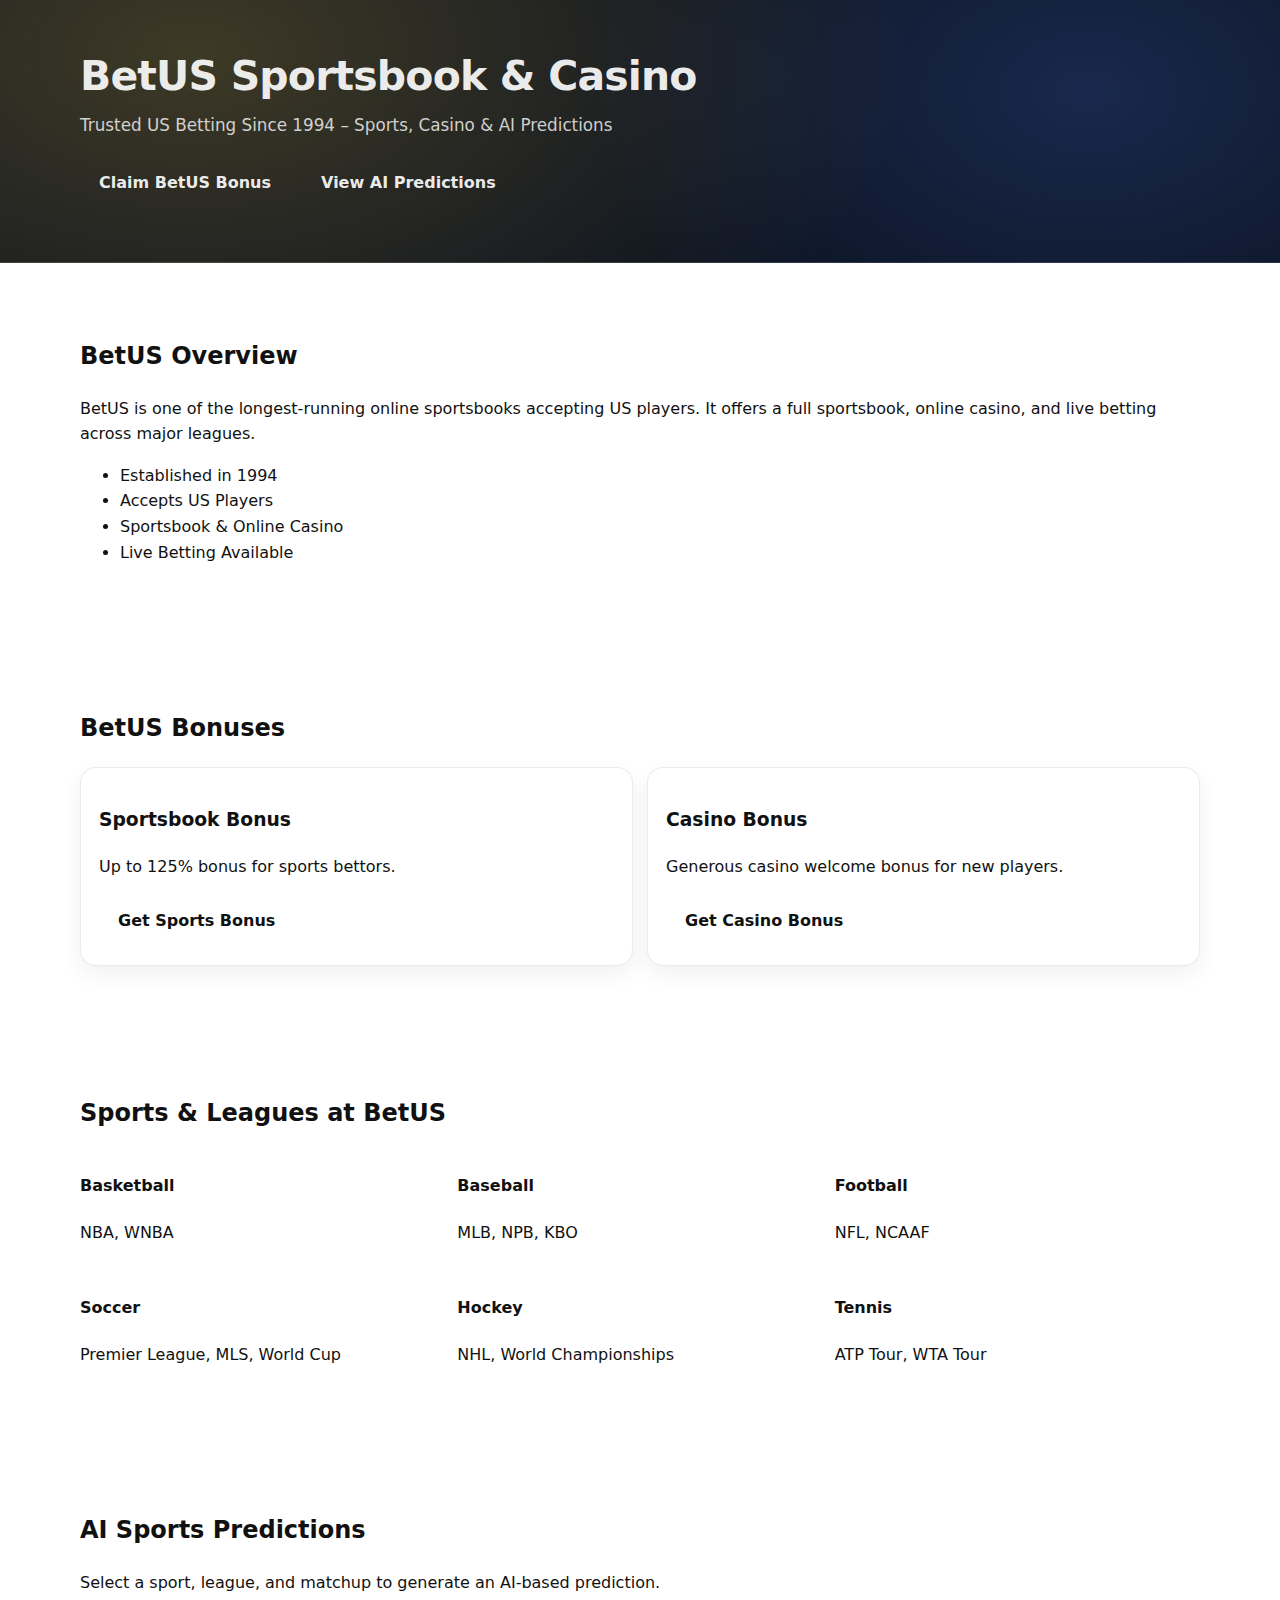
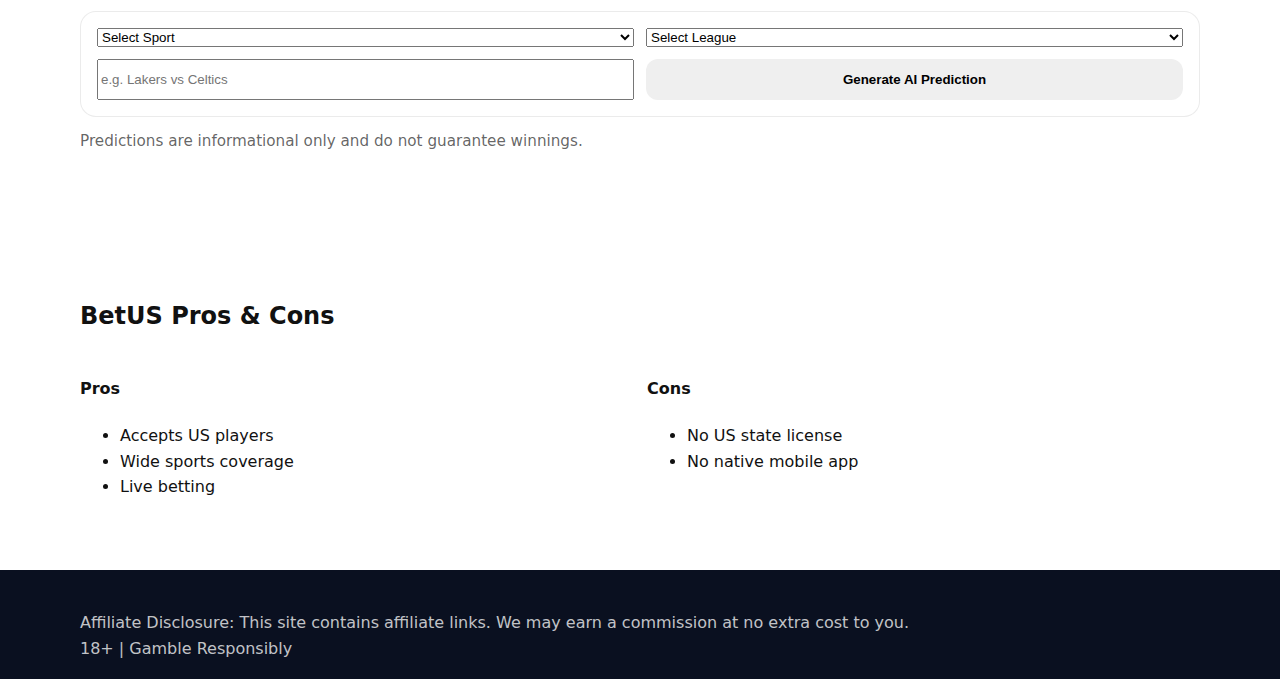
<file: index.html>
<!DOCTYPE html>
<html lang="en-US">
<head>
  <meta charset="UTF-8" />
  <meta name="viewport" content="width=device-width, initial-scale=1.0" />

  <title>BetUS Review 2025 | Sportsbook, Casino & AI Predictions</title>
  <meta name="description" content="BetUS Sportsbook & Casino review for US players. Bonuses, supported sports, and AI-powered betting predictions." />

  <link rel="stylesheet" href="css/style.css" />
</head>

<body>

  <!-- HERO -->
  <header class="hero">
    <div class="container">
      <h1>BetUS Sportsbook & Casino</h1>
      <p class="subtitle">
        Trusted US Betting Since 1994 – Sports, Casino & AI Predictions
      </p>

      <div class="cta-group">
        <a href="YOUR_AFFILIATE_LINK" class="btn primary">Claim BetUS Bonus</a>
        <a href="#ai-predictions" class="btn secondary">View AI Predictions</a>
      </div>
    </div>
  </header>

  <!-- OVERVIEW -->
  <section class="section">
    <div class="container">
      <h2>BetUS Overview</h2>
      <p>
        BetUS is one of the longest-running online sportsbooks accepting US players.
        It offers a full sportsbook, online casino, and live betting across major leagues.
      </p>

      <ul class="features">
        <li>Established in 1994</li>
        <li>Accepts US Players</li>
        <li>Sportsbook & Online Casino</li>
        <li>Live Betting Available</li>
      </ul>
    </div>
  </section>

  <!-- BONUSES -->
  <section class="section alt">
    <div class="container">
      <h2>BetUS Bonuses</h2>

      <div class="cards">
        <div class="card">
          <h3>Sportsbook Bonus</h3>
          <p>Up to 125% bonus for sports bettors.</p>
          <a href="YOUR_AFFILIATE_LINK" class="btn primary">Get Sports Bonus</a>
        </div>

        <div class="card">
          <h3>Casino Bonus</h3>
          <p>Generous casino welcome bonus for new players.</p>
          <a href="YOUR_AFFILIATE_LINK" class="btn primary">Get Casino Bonus</a>
        </div>
      </div>
    </div>
  </section>

  <!-- SPORTS -->
  <section class="section">
    <div class="container">
      <h2>Sports & Leagues at BetUS</h2>

      <div class="sports-grid">
        <div>
          <h4>Basketball</h4>
          <p>NBA, WNBA</p>
        </div>
        <div>
          <h4>Baseball</h4>
          <p>MLB, NPB, KBO</p>
        </div>
        <div>
          <h4>Football</h4>
          <p>NFL, NCAAF</p>
        </div>
        <div>
          <h4>Soccer</h4>
          <p>Premier League, MLS, World Cup</p>
        </div>
        <div>
          <h4>Hockey</h4>
          <p>NHL, World Championships</p>
        </div>
        <div>
          <h4>Tennis</h4>
          <p>ATP Tour, WTA Tour</p>
        </div>
      </div>
    </div>
  </section>

 <!-- AI PREDICTIONS -->
<section id="ai-predictions" class="section alt">
  <div class="container">
    <h2>AI Sports Predictions</h2>
    <p>Select a sport, league, and matchup to generate an AI-based prediction.</p>

    <!-- AI FORM -->
    <form id="aiForm" class="ai-form">

      <select id="sport">
        <option value="">Select Sport</option>
        <option>Basketball</option>
        <option>Baseball</option>
        <option>Cricket</option>
        <option>Football</option>
        <option>Golf</option>
        <option>Hockey</option>
        <option>MMA</option>
        <option>Motorsport</option>
        <option>Soccer</option>
        <option>Tennis</option>
      </select>

      <select id="league">
        <option value="">Select League</option>
      </select>

      <input
        id="matchup"
        type="text"
        placeholder="e.g. Lakers vs Celtics"
      />

      <button type="submit" class="btn primary">
        Generate AI Prediction
      </button>
    </form>

    <!-- AI RESULT -->
    <div id="aiResult" class="ai-result" style="display:none;"></div>

    <p class="disclaimer">
      Predictions are informational only and do not guarantee winnings.
    </p>
  </div>
</section>

  <!-- PROS & CONS -->
  <section class="section">
    <div class="container">
      <h2>BetUS Pros & Cons</h2>

      <div class="pros-cons">
        <div>
          <h4>Pros</h4>
          <ul>
            <li>Accepts US players</li>
            <li>Wide sports coverage</li>
            <li>Live betting</li>
          </ul>
        </div>

        <div>
          <h4>Cons</h4>
          <ul>
            <li>No US state license</li>
            <li>No native mobile app</li>
          </ul>
        </div>
      </div>
    </div>
  </section>

  <!-- FOOTER -->
  <footer class="footer">
    <div class="container">
      <p>
        Affiliate Disclosure: This site contains affiliate links. We may earn a commission at no extra cost to you.
      </p>
      <p>18+ | Gamble Responsibly</p>
    </div>
  </footer>

  <script src="js/main.js"></script>
</body>
</html>
</file>
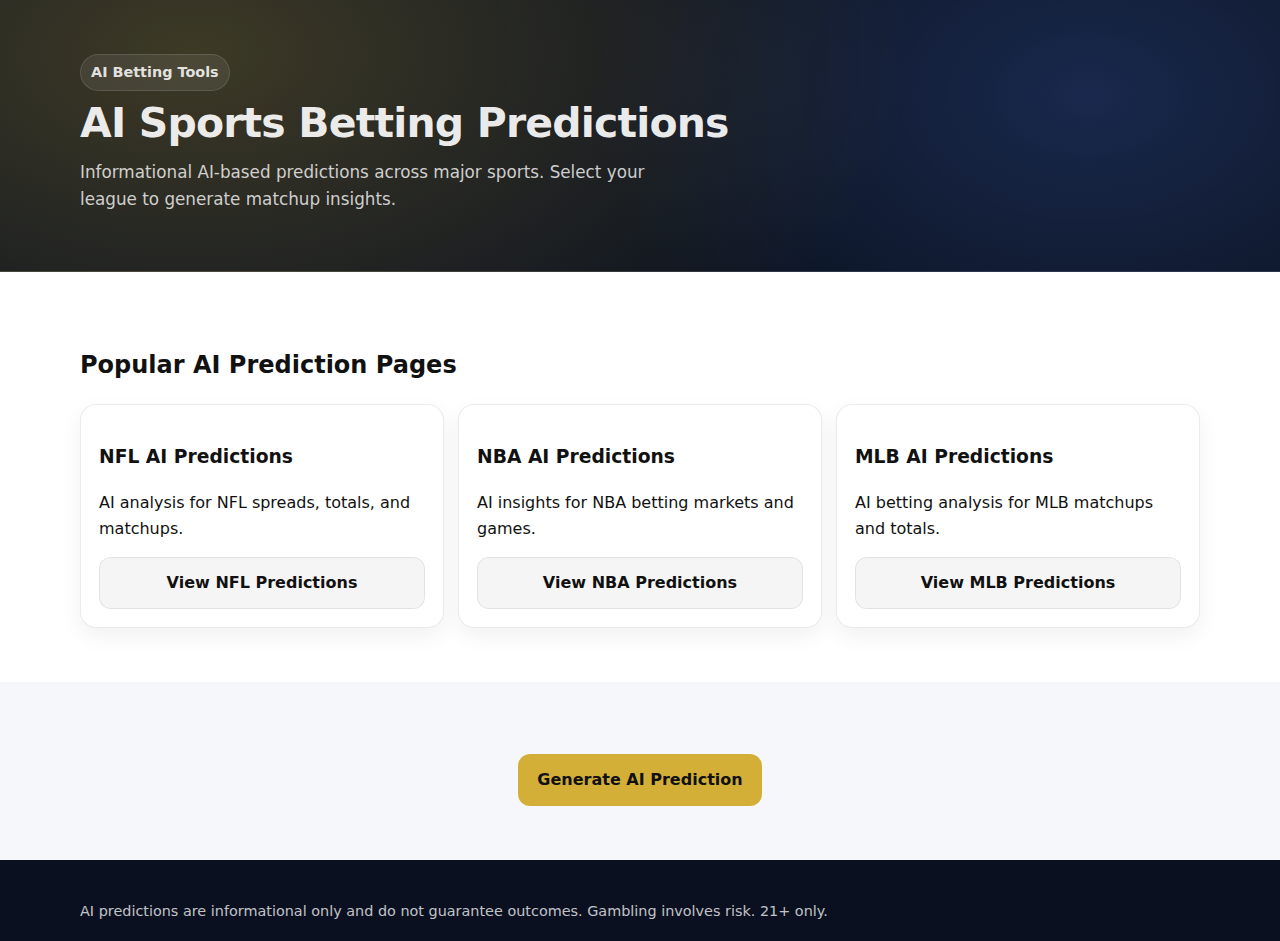
<file: ai-sports-predictions/index.html>
<!DOCTYPE html>
<html lang="en-US">
<head>
  <meta charset="UTF-8">
  <title>AI Sports Betting Predictions | NFL, NBA & More</title>

  <meta name="description"
    content="AI-powered sports betting predictions for NFL, NBA, MLB and more. Informational analysis for US bettors before wagering at BetUS." />

  <meta name="viewport" content="width=device-width, initial-scale=1">
  <meta name="robots" content="index, follow">

  <link rel="canonical"
    href="https://revbull.github.io/BetUS-Sportsbook-Casino/ai-sports-predictions/">

  <link rel="preload" href="../css/style.css" as="style" onload="this.rel='stylesheet'">
  <noscript><link rel="stylesheet" href="../css/style.css"></noscript>
</head>

<body>

<header class="hero">
  <div class="container">
    <span class="eyebrow">AI Betting Tools</span>
    <h1>AI Sports Betting Predictions</h1>
    <p class="subtitle">
      Informational AI-based predictions across major sports.
      Select your league to generate matchup insights.
    </p>
  </div>
</header>

<main>

<section class="section">
  <div class="container">
    <h2>Popular AI Prediction Pages</h2>

    <div class="grid-3">
      <div class="card">
        <h3>NFL AI Predictions</h3>
        <p>AI analysis for NFL spreads, totals, and matchups.</p>
        <a href="./nfl/" class="btn btn--subtle btn--block">
          View NFL Predictions
        </a>
      </div>

      <div class="card">
        <h3>NBA AI Predictions</h3>
        <p>AI insights for NBA betting markets and games.</p>
        <a href="./nba/" class="btn btn--subtle btn--block">
          View NBA Predictions
        </a>
      </div>

      <div class="card">
        <h3>MLB AI Predictions</h3>
        <p>AI betting analysis for MLB matchups and totals.</p>
        <a href="./mlb/" class="btn btn--subtle btn--block">
          View MLB Predictions
        </a>
      </div>
    </div>
  </div>
</section>

<section class="section section--alt">
  <div class="container center">
    <a href="/BetUS-Sportsbook-Casino/#ai-predictions"
       class="btn btn--primary">
      Generate AI Prediction
    </a>
  </div>
</section>

</main>

<footer class="footer">
  <div class="container">
    <p class="fineprint">
      AI predictions are informational only and do not guarantee outcomes.
      Gambling involves risk. 21+ only.
    </p>
  </div>
</footer>

<script src="../js/main.js" defer></script>
</body>
</html>
</file>
<file: css/style.css>
:root{
  --bg: #0b1220;
  --panel: rgba(255,255,255,.06);
  --panel2: rgba(255,255,255,.08);
  --text: rgba(255,255,255,.92);
  --muted: rgba(255,255,255,.70);
  --ink: #0b1220;
  --gold: #d4af37;
  --line: rgba(255,255,255,.12);
  --shadow: 0 10px 30px rgba(0,0,0,.35);
  --radius: 16px;
}

*{ box-sizing: border-box; }
html{ scroll-behavior: smooth; }
body{
  margin:0;
  font-family: ui-sans-serif, system-ui, -apple-system, Segoe UI, Roboto, Arial, sans-serif;
  color: #111;
  background: #fff;
  line-height: 1.6;
}

.container{
  width: min(1120px, 92%);
  margin: 0 auto;
}

a{ color: inherit; }
.muted{ color: rgba(255,255,255,.72); }
.center{ display:flex; justify-content:center; margin-top: 18px; }
.micro{ margin-top: 14px; color: rgba(255,255,255,.72); font-size: .92rem; }
.fineprint{ margin-top: 10px; font-size: .9rem; color: rgba(255,255,255,.72); }
.note{
  margin-top: 18px;
  padding: 14px 16px;
  border-radius: 12px;
  background: rgba(0,0,0,.04);
  border: 1px solid rgba(0,0,0,.08);
}

/* Topbar */
.topbar{
  position: sticky;
  top: 0;
  z-index: 50;
  background: #0a1020;
  color: rgba(255,255,255,.85);
  border-bottom: 1px solid rgba(255,255,255,.10);
}
.topbar__inner{
  display:flex;
  align-items:center;
  justify-content:space-between;
  padding: 10px 0;
  gap: 14px;
}
.topbar__text{ font-size: .92rem; }
.topbar__link{
  font-size: .92rem;
  opacity: .9;
  text-decoration: underline;
}

/* Sticky CTA */
.sticky-cta{
  position: fixed;
  left: 0;
  right: 0;
  bottom: -120px;
  z-index: 60;
  transition: bottom .25s ease;
}
.sticky-cta.is-visible{ bottom: 14px; }
.sticky-cta__inner{
  display:flex;
  align-items:center;
  justify-content:space-between;
  gap: 14px;
  background: #0a1020;
  color: rgba(255,255,255,.92);
  border: 1px solid rgba(255,255,255,.12);
  border-radius: 16px;
  padding: 12px 12px;
  box-shadow: var(--shadow);
}
.sticky-cta__left{ display:flex; flex-direction:column; gap: 2px; }
.sticky-cta__left strong{ font-size: 1rem; }
.sticky-cta__left .muted{ font-size: .9rem; opacity: .8; }

@media (max-width: 640px){
  .sticky-cta__inner{ flex-direction: column; align-items: stretch; }
  .sticky-cta__right .btn{ width: 100%; text-align:center; }
}

/* Buttons */
.btn{
  display:inline-flex;
  align-items:center;
  justify-content:center;
  gap: 10px;
  padding: 12px 18px;
  border-radius: 12px;
  text-decoration:none;
  border: 1px solid transparent;
  font-weight: 700;
  cursor: pointer;
  transition: transform .06s ease, opacity .2s ease, background .2s ease, border-color .2s ease;
}
.btn:active{ transform: translateY(1px); }

.btn--primary{
  background: var(--gold);
  color: #111;
}
.btn--primary:hover{ opacity: .92; }

.btn--ghost{
  background: transparent;
  color: rgba(255,255,255,.92);
  border-color: rgba(255,255,255,.22);
}
.btn--ghost:hover{ border-color: rgba(255,255,255,.34); }

.btn--subtle{
  background: rgba(0,0,0,.04);
  color: #111;
  border-color: rgba(0,0,0,.08);
}
.btn--subtle:hover{ background: rgba(0,0,0,.06); }

.btn--block{ width: 100%; }
.btn--small{ padding: 10px 14px; border-radius: 12px; font-size: .95rem; }

/* Hero */
.hero{
  background: radial-gradient(1200px 700px at 15% 20%, rgba(212,175,55,.25), transparent 60%),
              radial-gradient(900px 600px at 85% 35%, rgba(80,130,255,.20), transparent 55%),
              #0b1220;
  color: rgba(255,255,255,.92);
  padding: 54px 0 40px;
  border-bottom: 1px solid rgba(255,255,255,.10);
}
.hero__inner{
  display:grid;
  grid-template-columns: 1.35fr .65fr;
  gap: 22px;
  align-items: start;
}
.eyebrow{
  display:inline-block;
  margin: 0 0 10px;
  padding: 6px 10px;
  border-radius: 999px;
  background: rgba(255,255,255,.08);
  border: 1px solid rgba(255,255,255,.12);
  font-weight: 700;
  font-size: .9rem;
  color: rgba(255,255,255,.86);
}
.hero h1{
  margin: 0 0 12px;
  font-size: clamp(2.0rem, 3.2vw, 3.1rem);
  line-height: 1.12;
  letter-spacing: -0.02em;
}
.subtitle{
  margin: 0 0 18px;
  color: rgba(255,255,255,.78);
  font-size: 1.05rem;
  max-width: 58ch;
}
.cta-group{ display:flex; gap: 12px; flex-wrap: wrap; margin-bottom: 14px; }

.trustline{
  display:flex;
  gap: 10px;
  flex-wrap: wrap;
  margin-top: 10px;
}
.pill{
  padding: 7px 10px;
  border-radius: 999px;
  background: rgba(255,255,255,.08);
  border: 1px solid rgba(255,255,255,.12);
  color: rgba(255,255,255,.84);
  font-weight: 650;
  font-size: .9rem;
}

.card{
  background: #fff;
  border: 1px solid rgba(0,0,0,.08);
  border-radius: var(--radius);
  padding: 18px 18px;
  box-shadow: 0 8px 22px rgba(0,0,0,.06);
}
.card--glass{
  background: rgba(255,255,255,.06);
  border-color: rgba(255,255,255,.14);
  color: rgba(255,255,255,.92);
  box-shadow: var(--shadow);
  backdrop-filter: blur(10px);
}
.card--highlight{
  border-color: rgba(212,175,55,.45);
  box-shadow: 0 10px 26px rgba(212,175,55,.12);
}
.card__title{ margin: 0 0 12px; font-size: 1.15rem; }

.tag{
  display:inline-block;
  font-weight: 800;
  font-size: .8rem;
  padding: 6px 10px;
  border-radius: 999px;
  background: rgba(212,175,55,.18);
  color: #111;
  border: 1px solid rgba(212,175,55,.40);
  margin-bottom: 10px;
}

.facts{
  list-style:none;
  padding:0;
  margin: 0 0 12px;
  display:flex;
  flex-direction:column;
  gap: 10px;
}
.facts li{
  display:flex;
  align-items:center;
  justify-content:space-between;
  border-bottom: 1px solid rgba(255,255,255,.12);
  padding-bottom: 10px;
}
.facts li:last-child{ border-bottom:none; padding-bottom:0; }
.facts span{ color: rgba(255,255,255,.72); font-weight: 650; }
.facts strong{ font-weight: 850; }

@media (max-width: 980px){
  .hero__inner{ grid-template-columns: 1fr; }
}

/* Sections */
.section{ padding: 54px 0; }
.section--alt{ background: #f6f7fb; }
.section__head{ margin-bottom: 18px; }
.section__head h2{
  margin: 0 0 10px;
  font-size: clamp(1.35rem, 2.2vw, 2.0rem);
  letter-spacing: -0.01em;
}
.section__sub{
  margin: 0;
  color: rgba(0,0,0,.70);
  max-width: 80ch;
}

.grid-3{
  display:grid;
  grid-template-columns: repeat(3, 1fr);
  gap: 14px;
}
.grid-2{
  display:grid;
  grid-template-columns: repeat(2, 1fr);
  gap: 14px;
}
@media (max-width: 900px){
  .grid-3{ grid-template-columns: 1fr; }
  .grid-2{ grid-template-columns: 1fr; }
}

/* Cards layout */
.cards{
  display:grid;
  grid-template-columns: repeat(2, 1fr);
  gap: 14px;
}
@media (max-width: 900px){
  .cards{ grid-template-columns: 1fr; }
}

/* Lists */
.bullets{
  margin: 12px 0 0;
  padding-left: 18px;
}
.bullets li{ margin: 8px 0; }

/* Sports grid */
.sports-grid{
  display:grid;
  grid-template-columns: repeat(3, 1fr);
  gap: 12px;
}
.sport{
  background: #fff;
  border: 1px solid rgba(0,0,0,.08);
  border-radius: 14px;
  padding: 16px;
}
.sport h3{ margin:0 0 6px; font-size: 1.05rem; }
.sport p{ margin:0; color: rgba(0,0,0,.72); }
@media (max-width: 900px){
  .sports-grid{ grid-template-columns: 1fr; }
}

/* AI Module */
.ai-wrap{
  display:grid;
  grid-template-columns: 1.05fr .95fr;
  gap: 14px;
  align-items: start;
}
.ai-form{
  background: #fff;
  border: 1px solid rgba(0,0,0,.08);
  border-radius: var(--radius);
  padding: 16px;
  display:grid;
  grid-template-columns: repeat(2, 1fr);
  gap: 12px;
}
.field{ display:flex; flex-direction:column; gap: 6px; }
.field label{ font-weight: 800; font-size: .9rem; color: rgba(0,0,0,.78); }
.field select, .field input{
  width: 100%;
  padding: 12px 12px;
  border-radius: 12px;
  border: 1px solid rgba(0,0,0,.14);
  outline: none;
  font-size: 1rem;
  background: #fff;
}
.field select:focus, .field input:focus{
  border-color: rgba(212,175,55,.75);
  box-shadow: 0 0 0 3px rgba(212,175,55,.18);
}
.field--wide{ grid-column: span 2; }
.field--actions{ grid-column: span 2; display:grid; grid-template-columns: 1fr 1fr; gap: 10px; }

.ai-result{
  background: #0b1220;
  color: rgba(255,255,255,.92);
  border: 1px solid rgba(255,255,255,.14);
  border-radius: var(--radius);
  padding: 16px;
  box-shadow: var(--shadow);
}
.ai-result h3{ margin:0 0 8px; }
.ai-result p{ margin: 8px 0; color: rgba(255,255,255,.86); }
.ai-result .metric{
  display:flex;
  gap: 10px;
  flex-wrap: wrap;
  margin-top: 10px;
}
.badge{
  padding: 7px 10px;
  border-radius: 999px;
  border: 1px solid rgba(255,255,255,.18);
  background: rgba(255,255,255,.08);
  font-weight: 800;
  font-size: .9rem;
}
.disclaimer{
  margin-top: 12px;
  color: rgba(0,0,0,.62);
  font-size: .95rem;
}

@media (max-width: 980px){
  .ai-wrap{ grid-template-columns: 1fr; }
  .field--actions{ grid-template-columns: 1fr; }
}

/* Pros / Cons */
.pros-cons{
  display:grid;
  grid-template-columns: repeat(2, 1fr);
  gap: 14px;
}
@media (max-width: 900px){
  .pros-cons{ grid-template-columns: 1fr; }
}

/* Footer */
.footer{
  background: #0a1020;
  color: rgba(255,255,255,.86);
  padding: 40px 0 18px;
}
.footer__inner{
  display:grid;
  grid-template-columns: repeat(2, 1fr);
  gap: 14px;
}
.footer h3{ margin: 0 0 10px; }
.footer p{ margin: 0; color: rgba(255,255,255,.76); }
.footer__bottom{
  margin-top: 16px;
  padding-top: 14px;
  border-top: 1px solid rgba(255,255,255,.12);
}
@media (max-width: 900px){
  .footer__inner{ grid-template-columns: 1fr; }
}
.exit-modal{
  position: fixed;
  inset: 0;
  background: rgba(0,0,0,.6);
  display:flex;
  align-items:center;
  justify-content:center;
  z-index: 999;
}
.exit-card{
  background:#fff;
  border-radius:16px;
  padding:22px;
  max-width:420px;
  width:92%;
  box-shadow:0 20px 60px rgba(0,0,0,.35);
}
.exit-card h3{ margin-top:0; }
.ai-feed {
  list-style: none;
  padding: 0;
  margin: 16px 0 0;
}

.ai-feed li {
  padding: 12px 0;
  border-bottom: 1px solid #e5e5e5;
  font-size: 15px;
}

.ai-feed a {
  display: inline-block;
  margin-left: 6px;
  font-weight: 600;
}

@media (max-width: 768px) {
  .ai-feed li {
    font-size: 14px;
  }
}
.news-feed {
  list-style: none;
  padding: 0;
  margin-top: 16px;
}

.news-feed li {
  padding: 12px 0;
  border-bottom: 1px solid #e6e6e6;
  font-size: 15px;
  line-height: 1.4;
}

.internal-links a {
  display: inline-block;
  margin: 6px 12px 0 0;
  font-weight: 600;
}

.news-feed a {
  font-weight: 600;
  margin-left: 6px;
}

@media (max-width: 768px) {
  .news-feed li {
    font-size: 14px;
  }
}
</file>
